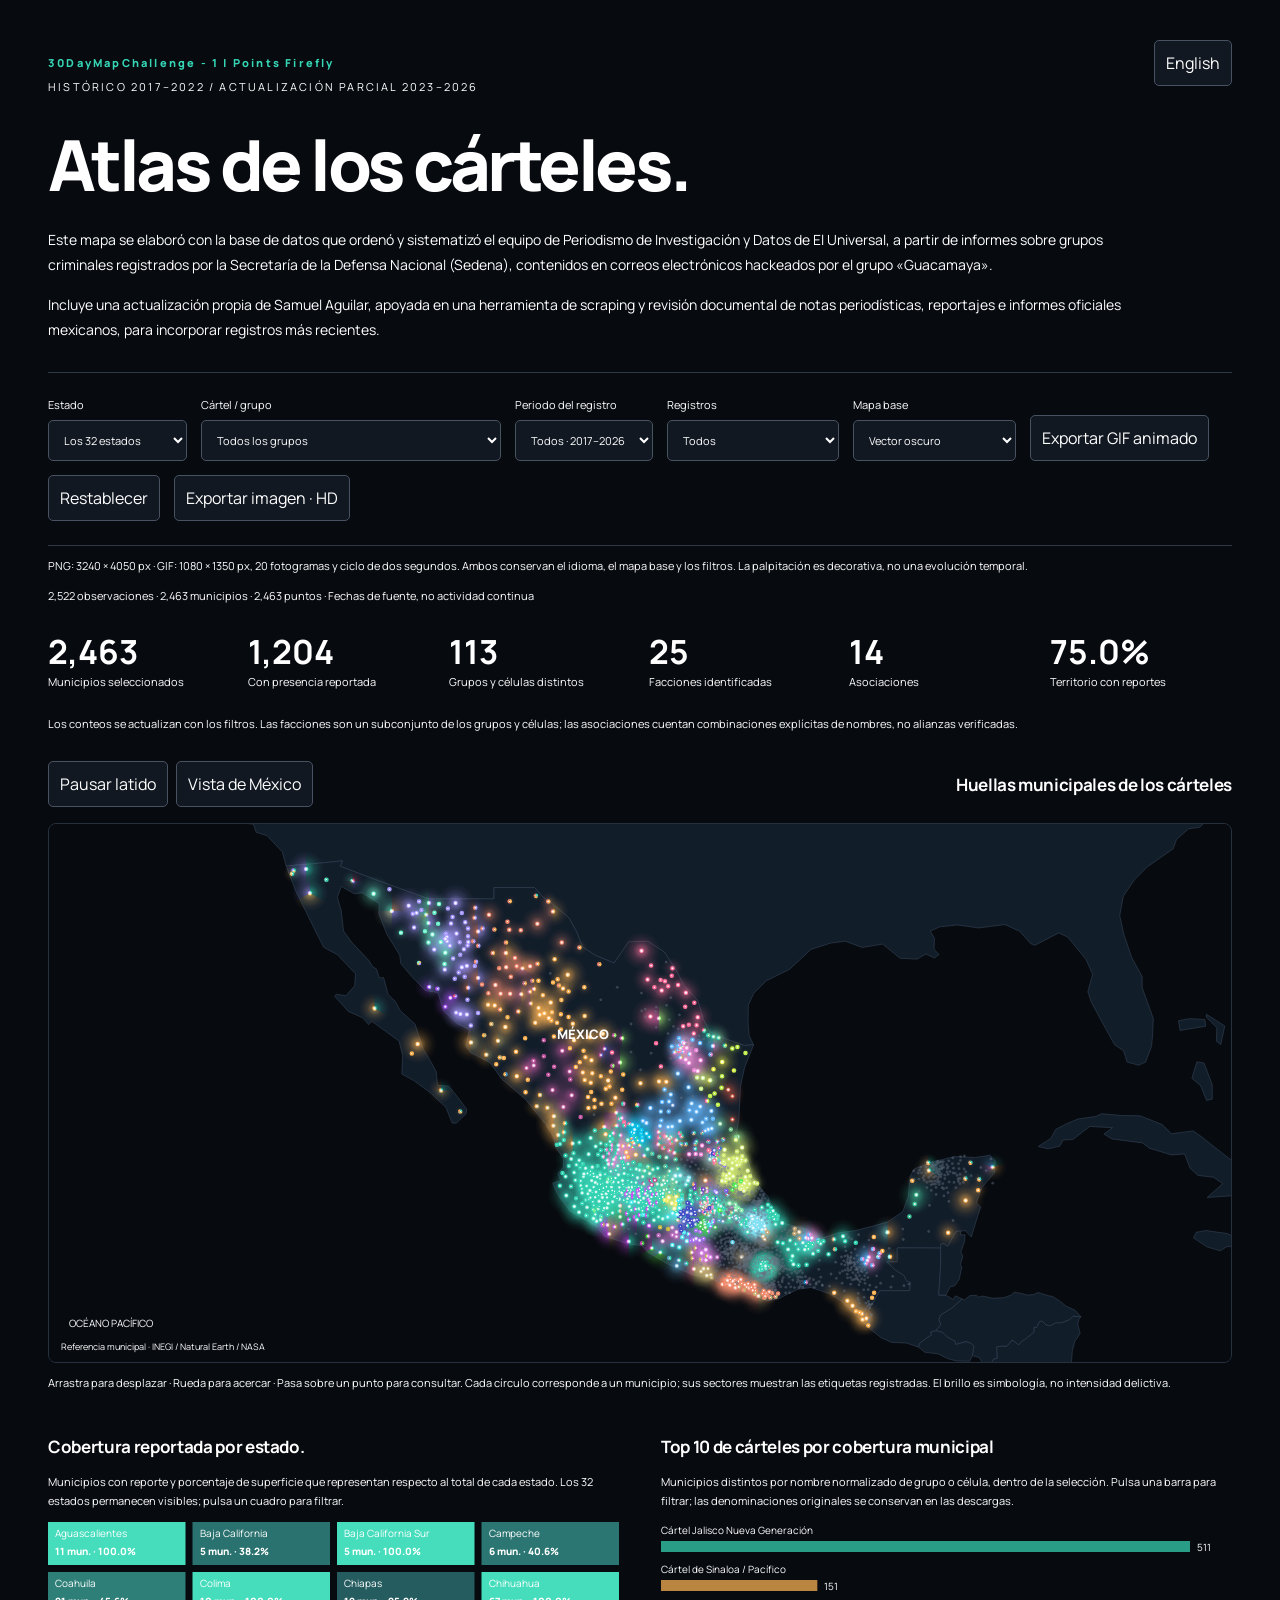
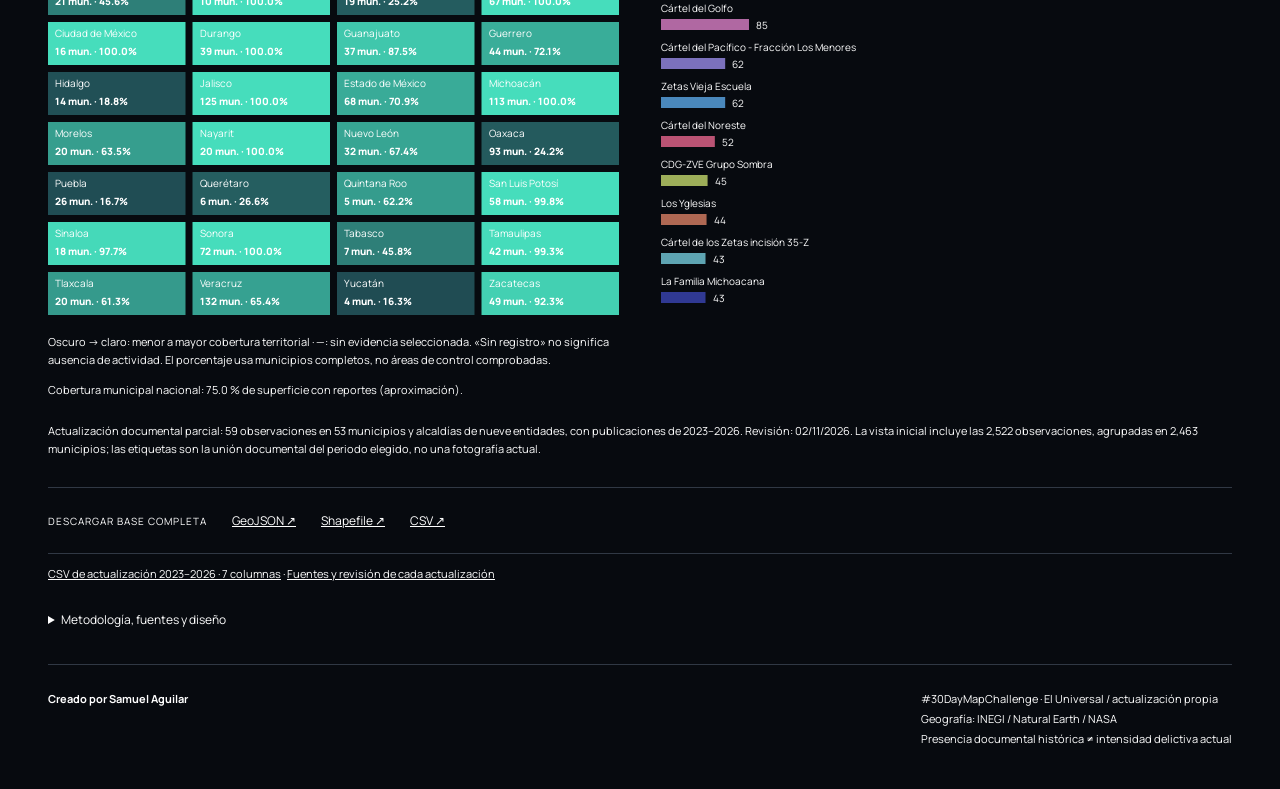
<file: 1-Points/index.html>
<!doctype html><html lang="es"><head><meta charset="utf-8"><meta name="viewport" content="width=device-width,initial-scale=1"><title>Atlas de los cárteles | Samuel Aguilar</title><link rel="preconnect" href="https://fonts.googleapis.com"><link href="https://fonts.googleapis.com/css2?family=Manrope:wght@400;600;800&display=swap" rel="stylesheet"><link rel="stylesheet" href="style.css"></head><body><main><header><div class="topline"><p class="eyebrow"><span class="challenge">30DayMapChallenge - 1 | Points Firefly</span><br><span data-i18n="history" >HISTÓRICO 2017–2022 / ACTUALIZACIÓN PARCIAL 2023–2026</span></p><button id="language" type="button" aria-label="Change interface language">English</button></div><h1 data-i18n="title" >Atlas de los cárteles.</h1><p data-i18n="desc1" class="intro">Este mapa se elaboró con la base de datos que ordenó y sistematizó el equipo de Periodismo de Investigación y Datos de El Universal, a partir de informes sobre grupos criminales registrados por la Secretaría de la Defensa Nacional (Sedena), contenidos en correos electrónicos hackeados por el grupo «Guacamaya».</p><p data-i18n="desc2" class="intro">Incluye una actualización propia de Samuel Aguilar, apoyada en una herramienta de scraping y revisión documental de notas periodísticas, reportajes e informes oficiales mexicanos, para incorporar registros más recientes.</p></header><form id="filters"><label><span data-i18n="state" >Estado</span><select id="state"><option data-i18n="allStates" value="">Los 32 estados</option></select></label><label><span data-i18n="group" >Cártel / grupo</span><select id="group"><option data-i18n="allGroups" value="">Todos los grupos</option></select></label><label><span data-i18n="year" >Periodo del registro</span><select id="year"><option data-i18n="allYears" value="">Todos · 2017–2026</option></select></label><label><span data-i18n="records" >Registros</span><select id="presence"><option data-i18n="all" value="all">Todos</option><option data-i18n="yes" value="yes">Con presencia reportada</option><option data-i18n="no" value="no">Sin registro</option></select></label><label><span data-i18n="basemap" >Mapa base</span><select id="basemap"><option data-i18n="vector" value="vector">Vector oscuro</option><option data-i18n="relief" value="relief">Relieve satelital oscuro</option></select></label><button data-i18n="gif" id="gif" type="button">Exportar GIF animado</button><button data-i18n="reset" id="reset" type="button">Restablecer</button><button data-i18n="png" id="image" type="button">Exportar imagen · HD</button></form><p data-i18n="exportNote" class="caption">PNG: 3240 × 4050 px · GIF: 1080 × 1350 px, 20 fotogramas y ciclo de dos segundos. Ambos conservan el idioma, el mapa base y los filtros. La palpitación es decorativa, no una evolución temporal.</p><p data-i18n="loading" id="status" role="status">Cargando datos…</p><div class="stats"><div><strong id="municipalities">—</strong><span data-i18n="municipalities" >Municipios seleccionados</span></div><div><strong id="reported">—</strong><span data-i18n="reported" >Con presencia reportada</span></div><div><strong id="groups">—</strong><span data-i18n="groups" >Grupos y células distintos</span></div><div><strong id="factions">—</strong><span data-i18n="factions" >Facciones identificadas</span></div><div><strong id="associations">—</strong><span data-i18n="associations" >Asociaciones</span></div><div><strong id="territory">—</strong><span data-i18n="territory" >Territorio con reportes</span></div></div><p data-i18n="statNote" class="caption">Los conteos se actualizan con los filtros. Las facciones son un subconjunto de los grupos y células; las asociaciones cuentan combinaciones explícitas de nombres, no alianzas verificadas.</p><section class="mapsection"><div class="sectionhead"><h2 data-i18n="mapTitle" >Huellas municipales de los cárteles</h2><div class="map-actions"><button data-i18n="pause" id="pause" type="button">Pausar latido</button><button data-i18n="extent" id="extent" type="button">Vista de México</button></div></div><canvas id="map" data-i18n-aria="mapAria" aria-label="Mapa interactivo de puntos municipales"></canvas><div id="tooltip" role="tooltip" hidden></div><p data-i18n="mapNote" class="caption">Arrastra para desplazar · Rueda para acercar · Pasa sobre un punto para consultar. Cada círculo corresponde a un municipio; sus sectores muestran las etiquetas registradas. El brillo es simbología, no intensidad delictiva.</p></section><div class="charts"><section><h2 data-i18n="heatTitle" >Cobertura reportada por estado.</h2><p data-i18n="heatNote" class="caption">Municipios con reporte y porcentaje de superficie que representan respecto al total de cada estado. Los 32 estados permanecen visibles; pulsa un cuadro para filtrar.</p><canvas id="heat" data-i18n-aria="heatAria" aria-label="Heatmap de cobertura de los 32 estados"></canvas><p data-i18n="heatLegend" class="caption">Oscuro → claro: menor a mayor cobertura territorial · —: sin evidencia seleccionada. «Sin registro» no significa ausencia de actividad. El porcentaje usa municipios completos, no áreas de control comprobadas.</p><p id="national-area" class="caption"></p></section><section><h2 data-i18n="barTitle" >Top 10 de cárteles por cobertura municipal</h2><p data-i18n="barNote" class="caption">Municipios distintos por nombre normalizado de grupo o célula, dentro de la selección. Pulsa una barra para filtrar; las denominaciones originales se conservan en las descargas.</p><canvas id="bars" data-i18n-aria="barsAria" aria-label="Diez grupos con mayor cobertura municipal"></canvas></section></div><p data-i18n="partial" class="caption">Actualización documental parcial: 59 observaciones en 53 municipios y alcaldías de nueve entidades, con publicaciones de 2023–2026. Revisión: 02/11/2026. La vista inicial incluye las 2,522 observaciones, agrupadas en 2,463 municipios; las etiquetas son la unión documental del periodo elegido, no una fotografía actual.</p><nav class="downloads"><span data-i18n="download" >DESCARGAR BASE COMPLETA</span><a href="data/carteles.geojson" download>GeoJSON ↗</a><a href="data/carteles_shapefile.zip" download>Shapefile ↗</a><a href="data/carteles.csv" download>CSV ↗</a></nav><p class="caption"><a data-i18n="csvUpdate" href="data/actualizacion_2023_2026.csv" download>CSV de actualización 2023–2026 · 7 columnas</a> · <a data-i18n="sources" href="data/evidencias.json" download>Fuentes y revisión de cada actualización</a></p><details><summary data-i18n="method" >Metodología, fuentes y diseño</summary><p data-i18n="methodSource" >BaseCarteles.xlsx, elaborada por el equipo de Periodismo de Investigación y Datos de El Universal, que solicitó acceso a miles de correos electrónicos hackeados a la Secretaría de la Defensa Nacional (Sedena) por el autodenominado grupo «Guacamaya», y sistematizó y ordenó la información. <a href="https://interactivos.eluniversal.com.mx/2023/mapa-crimen-organizado/">Fuente original y metodología de El Universal</a>. Se conservan los textos y las fechas del histórico 2017–2022.</p><p data-i18n="methodUpdate" >La actualización propia de Samuel Aguilar incorpora 59 observaciones documentales de 2023–2026. Las fuentes, el tipo de evidencia y la revisión por registro se conservan en evidencias.json. Fecha corresponde a la publicación de cada nuevo reporte, no al inicio o fin de la presencia. No es monitoreo en tiempo real ni cobertura nacional completa.</p><p data-i18n="methodGeo" >Georreferencia: punto interior de cada municipio a partir del Marco Geoestadístico INEGI, diciembre de 2025 (EPSG:6365). No indica una ubicación operativa. Los límites actuales pueden diferir de los históricos. Las observaciones se agrupan por clave municipal dentro de los filtros para evitar duplicar municipios.</p><p data-i18n="methodArea" >Cobertura territorial aproximada: suma de la superficie de municipios con algún reporte, dividida entre la superficie municipal total de cada estado o del país. Se calculan áreas esféricas sobre los polígonos INEGI 2025; se incluyen los 2,478 polígonos municipales disponibles como denominador. El acumulado sin filtros resulta en 75.0 %. Esto no demuestra control criminal sobre toda esa superficie; es una medida de cobertura documental municipal.</p><p data-i18n="methodTax" >Conteo de nombres: clasificacion.json documenta la normalización de variantes y abreviaturas, los alias ambiguos conservados y las menciones de varios grupos. Se excluyen denominaciones genéricas como «Independiente» y «No identificado» del conteo de grupos distintos. Las facciones son un subconjunto, no se suman al total. Las asociaciones corresponden a combinaciones explícitas en el nombre; no se interpreta la simple coexistencia municipal como alianza. No es un censo validado de organizaciones únicas.</p><p data-i18n="methodDesign" >Paleta categórica estable y escala secuencial para porcentajes, siguiendo <a href="https://colorbrewer2.org/learnmore/schemes_full.html">ColorBrewer / Cynthia Brewer</a>. Acento verde azulado inspirado en <a href="https://www.wgsn.com/es/blog/color-del-ano-2026-verde-azulado-transformador">WGSN y Coloro 2026</a>. Tipografía Manrope; títulos blancos en negrita. Las denominaciones propias de los grupos se conservan en español al cambiar de idioma.</p><p data-i18n="methodFirefly" >Firefly se inspira en <a href="https://www.esri.com/arcgis-blog/products/mapping/mapping/whats-new-in-arcgis-online-firefly">John Nelson / Esri</a>. La palpitación no representa intensidad ni cambios temporales; su superposición no constituye un análisis de densidad. Las barras tienen 28 % de transparencia.</p><p data-i18n="methodBase" >Mapa vectorial: <a href="https://www.naturalearthdata.com/downloads/110m-cultural-vectors/">Natural Earth</a>. Relieve: <a href="https://science.nasa.gov/earth/earth-observatory/blue-marble-next-generation/base-topography-bathymetry/">NASA Blue Marble Next Generation</a>, mosaico de 2004 con topografía y batimetría, reproyectado y oscurecido. No es una imagen satelital actual; su resolución es limitada a escala urbana. Referencia municipal: <a href="https://www.inegi.org.mx/servicios/catalogounico/">INEGI</a>.</p><p id="quality"></p></details><footer><strong data-i18n="creator" >Creado por Samuel Aguilar</strong><div><span data-i18n="credits" >#30DayMapChallenge · El Universal / actualización propia<br>Geografía: INEGI / Natural Earth / NASA</span><br><span data-i18n="warning" >Presencia documental histórica ≠ intensidad delictiva actual</span></div></footer></main><script src="i18n.js"></script><script src="app.js"></script></body></html>
</file>
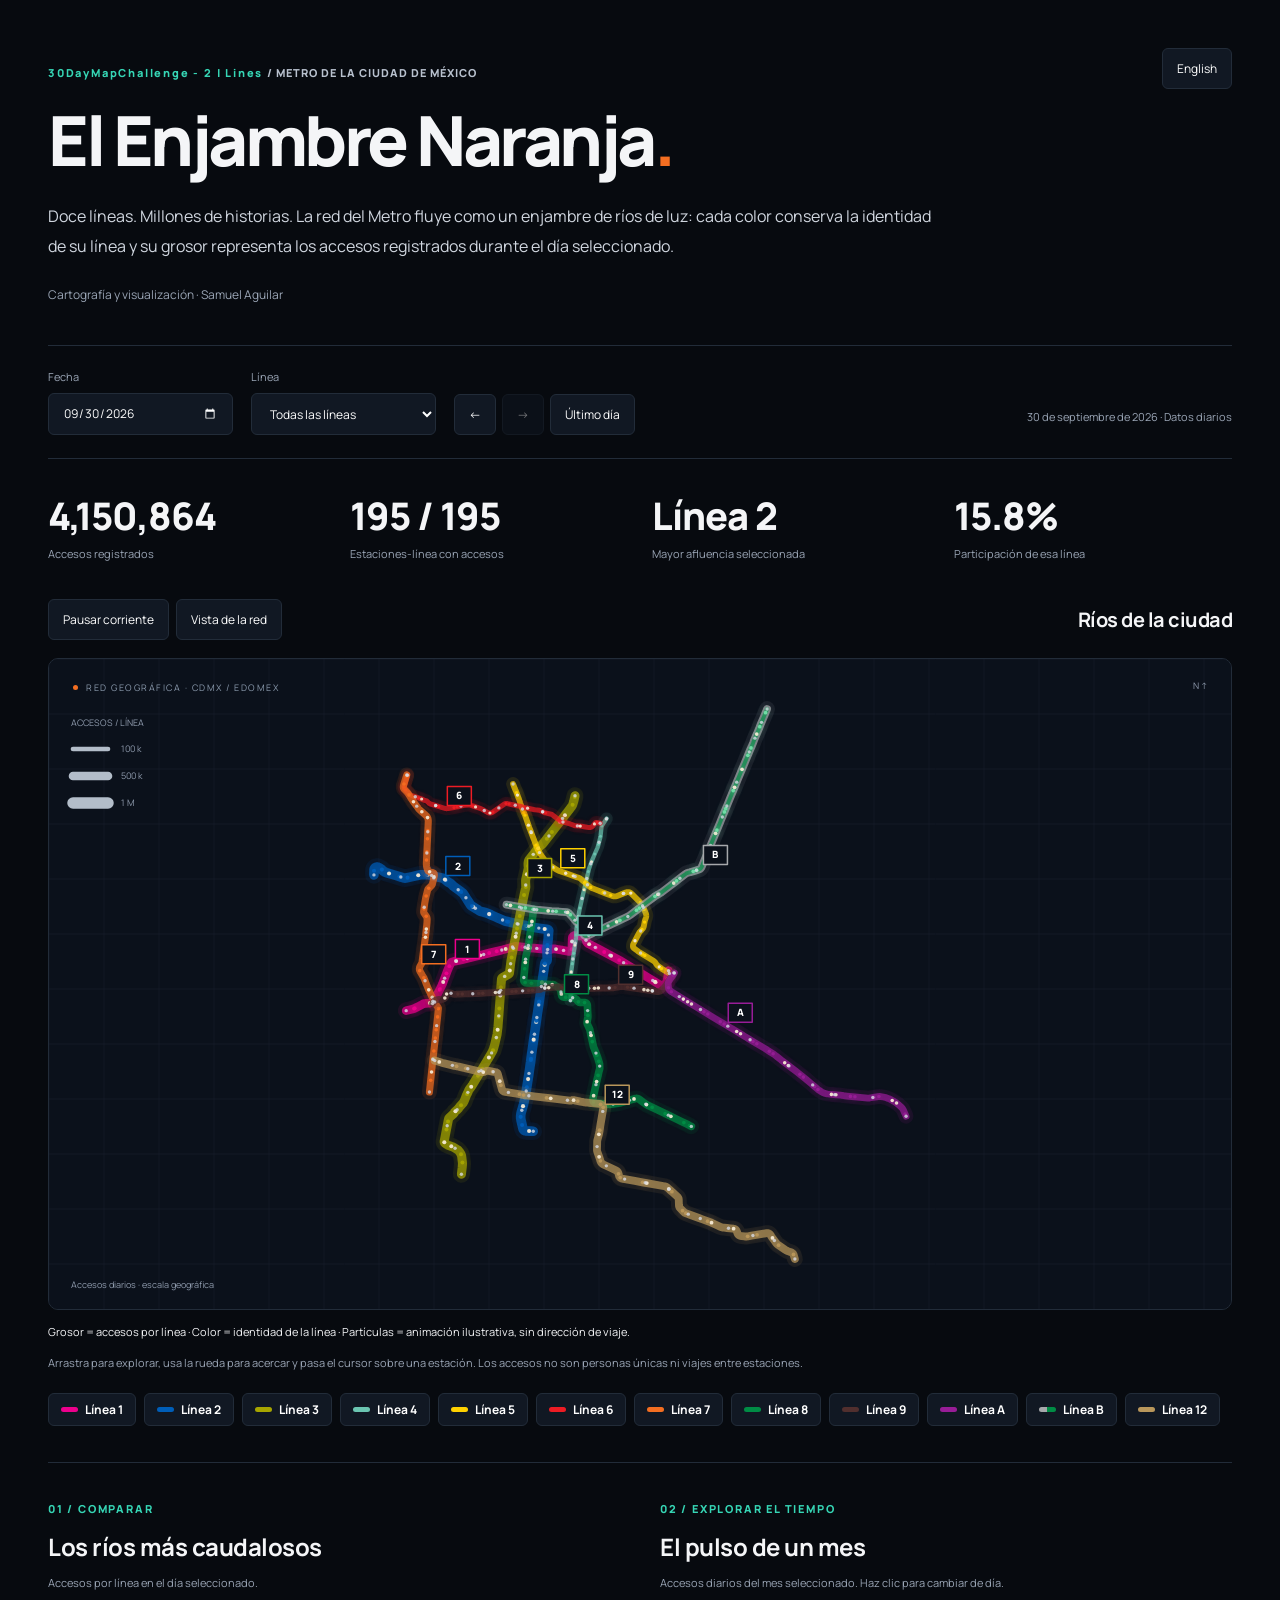
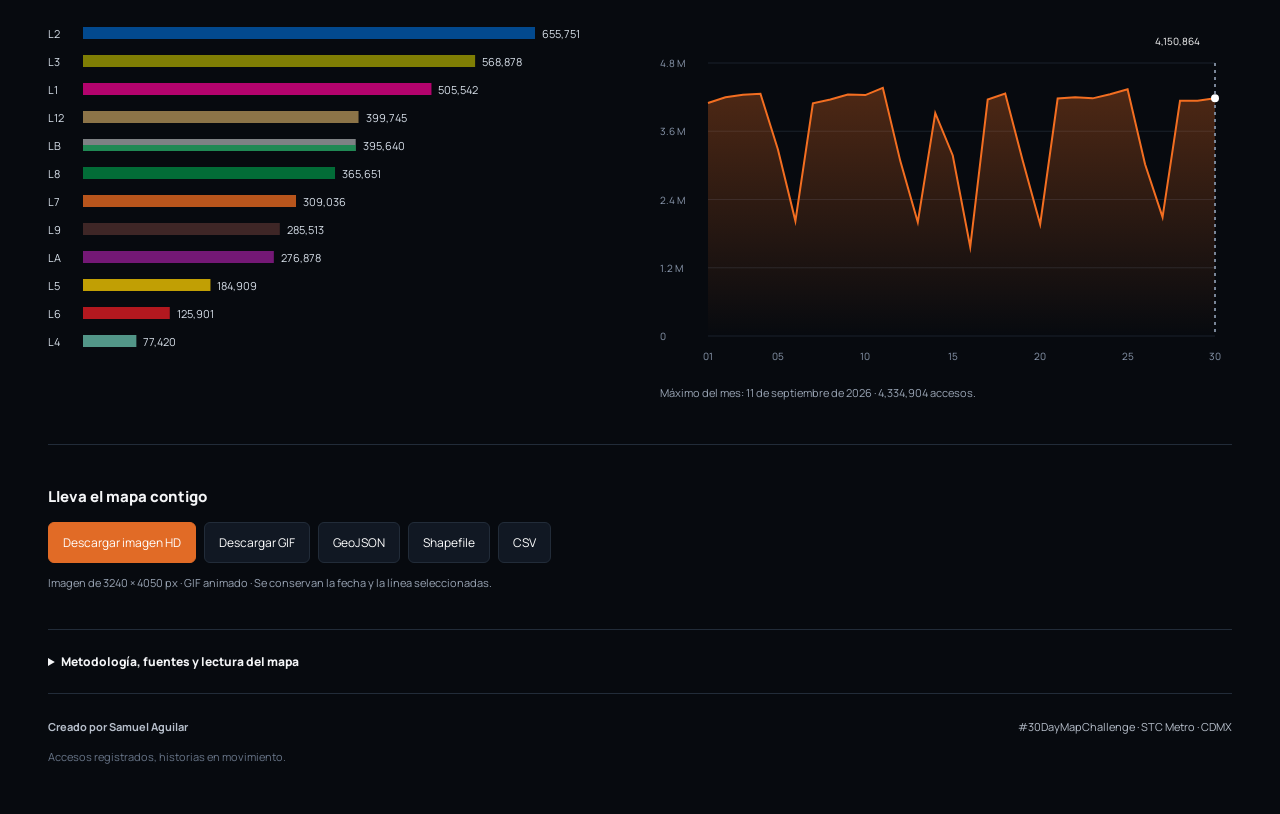
<file: 2 - Lines/index.html>
<!doctype html><html lang="es"><head><meta charset="utf-8"><meta name="viewport" content="width=device-width,initial-scale=1"><meta name="theme-color" content="#070a0f"><title>El Enjambre Naranja · Samuel Aguilar</title><meta name="description" content="Un atlas animado de las líneas y los accesos al Metro de la Ciudad de México."><link rel="stylesheet" href="style.css"></head><body><main>
<header><button id="lang" class="language">English</button><p class="eyebrow">30DayMapChallenge - 2 | Lines <span data-t="edition">/ METRO DE LA CIUDAD DE MÉXICO</span></p><h1>El Enjambre Naranja<span>.</span></h1><p class="intro" data-t="intro">Doce líneas. Millones de historias. La red del Metro fluye como un enjambre de ríos de luz: cada color conserva la identidad de su línea y su grosor representa los accesos registrados durante el día seleccionado.</p><p class="byline" data-t="byline">Cartografía y visualización · Samuel Aguilar</p></header>
<section class="filters" aria-label="Filtros"><label><span data-t="date">Fecha</span><input id="date" type="date" disabled></label><label><span data-t="line">Línea</span><select id="line" disabled><option value="all">Todas las líneas</option></select></label><div class="date-nav"><button id="prev" aria-label="Día anterior">←</button><button id="next" aria-label="Día siguiente">→</button><button id="latest" data-t="latest">Último día</button></div><p id="status" role="status" data-t="loading">Preparando la red…</p></section>
<section class="stats" id="stats" aria-live="polite"></section>
<section class="map-panel"><div class="map-heading"><div class="tools"><button id="pause" data-t="pause">Pausar corriente</button><button id="fit" data-t="fit">Vista de la red</button></div><h2 data-t="mapTitle">Ríos de la ciudad</h2></div><div class="map-wrap"><canvas id="map" aria-label="Mapa de líneas del Metro. Los datos también están disponibles en las gráficas y las descargas."></canvas><div id="tooltip" role="status" hidden></div><div class="map-tag"><span class="live-dot"></span><span data-t="mapTag">RED GEOGRÁFICA · CDMX / EDOMEX</span></div></div><div class="map-notes"><p data-t="encoding">Grosor = accesos por línea · Color = identidad de la línea · Partículas = animación ilustrativa, sin dirección de viaje.</p><p class="muted" data-t="hint">Arrastra para explorar, usa la rueda para acercar y pasa el cursor sobre una estación. Los accesos no son personas únicas ni viajes entre estaciones.</p></div><div id="legend" class="legend" aria-label="Leyenda de líneas"></div></section>
<section class="charts"><article><div class="chart-heading"><p class="eyebrow" data-t="compare">01 / COMPARAR</p><h2 data-t="rankTitle">Los ríos más caudalosos</h2><p data-t="rankNote">Accesos por línea en el día seleccionado.</p></div><canvas id="bars" aria-label="Gráfica de accesos por línea"></canvas><div id="barText" class="sr-only"></div></article><article><div class="chart-heading"><p class="eyebrow" data-t="time">02 / EXPLORAR EL TIEMPO</p><h2 data-t="trendTitle">El pulso de un mes</h2><p data-t="trendNote">Accesos diarios del mes seleccionado. Haz clic para cambiar de día.</p></div><canvas id="trend" aria-label="Serie diaria de accesos del mes seleccionado"></canvas><p id="trendSummary" class="chart-caption"></p></article></section>
<section class="downloads"><p data-t="exportLabel">Lleva el mapa contigo</p><div><button id="png" class="primary" data-t="png">Descargar imagen HD</button><button id="gif" data-t="gif">Descargar GIF</button><button id="geojson">GeoJSON</button><button id="shp">Shapefile</button><button id="csv">CSV</button></div><p class="muted" id="exportStatus" role="status" data-t="exportNote">Imagen de 3240 × 4050 px · GIF animado · Se conservan la fecha y la línea seleccionadas.</p></section>
<details><summary data-t="methodTitle">Metodología, fuentes y lectura del mapa</summary><div class="method"><p data-t="method1">Fuente de afluencia: afluenciastc_desglosado_09_2026.csv, archivo proporcionado por el usuario. Se suman Boleto, Prepago y Gratuidad por fecha, línea y estación; no se suman los días entre sí para el mapa. El historial abarca del 01/01/2021 al 30/09/2026.</p><p data-t="method2">Geometría: stc_metro.zip, proporcionado por el usuario: 12 líneas y 195 combinaciones de estación y línea. Los trazos se convierten de WGS84 / UTM 14N (EPSG:32614) a WGS84 geográfico (EPSG:4326); las estaciones ya están en coordenadas geográficas, aunque el nombre del archivo diga UTM. Las coincidencias se verifican por línea y nombre normalizado, con equivalencias explícitas para Mixiuhca/Mixhiuca y Niños Héroes/Poder Judicial CDMX.</p><p data-t="method3">El ancho de cada línea sigue una escala de raíz cuadrada con referencia fija al máximo diario de todo el historial. La escala no cambia al filtrar. La línea B conserva su identidad gris y verde. Los colores se ajustan visualmente al mapa oficial proporcionado; no constituyen una especificación cromática institucional.</p><p data-t="method4">El movimiento recorre ambos sentidos con velocidad visual constante. La cantidad de partículas y el grosor comunican accesos agregados por línea, no ocupación de trenes, capacidad, dirección, velocidad de servicio ni flujos por tramo. Cada línea recibe un ancho uniforme porque no se cuenta con datos origen-destino.</p><p data-t="method5">Un cero significa cero registrado, no confirma por sí mismo un cierre. Los accesos de una estación de transbordo se mantienen separados por línea. El mapa muestra la infraestructura de los shapes suministrados; no representa la disponibilidad operativa de cada fecha. CETRAM no se incorpora a los conteos porque corresponde a otro universo de datos.</p><p data-t="method6">Referencia visual: mapa-mi-cdmx-stc160522-2.pdf, mapa oficial de Movilidad Integrada proporcionado por el usuario (2022). No se extraen coordenadas del plano esquemático. No se consultó ni verificó una URL de descarga original de los archivos.</p><p><a href="data/validacion.json" data-t="audit">Consultar la validación de datos</a> · <a href="data/red.geojson" data-t="network">Red original convertida a GeoJSON</a></p></div></details>
<footer><strong data-t="credit">Creado por Samuel Aguilar</strong><span>#30DayMapChallenge · STC Metro · CDMX</span><p data-t="footer">Accesos registrados, historias en movimiento.</p></footer></main><script type="module" src="app.js"></script></body></html>
</file>
<file: 1-Points/style.css>
*{box-sizing:border-box}body{margin:0;background:#070a0f;color:white;font-family:Manrope,Arial,sans-serif}main{max-width:1500px;margin:auto;padding:40px 48px}.eyebrow{font-size:11px;letter-spacing:.2em;color:white}h1{font-size:clamp(38px,5.5vw,76px);line-height:1.05;letter-spacing:-.05em;margin:25px 0;font-weight:800}h1 span{color:#36d6b5}.intro{max-width:760px;line-height:1.8;font-size:14px}form{display:flex;gap:14px;flex-wrap:wrap;align-items:end;padding:24px 0;border-block:1px solid #303844;margin-top:30px}label{display:grid;gap:8px;font-size:11px}select,button{font:inherit;color:#fff;background:#111822;border:1px solid #485261;border-radius:5px;padding:11px;cursor:pointer;color-scheme:dark}select{max-width:300px}button:hover,a:hover{filter:brightness(1.3)}.primary{background:#145d53;border-color:#36d6b5}#status,.caption{font-size:11px;line-height:1.7}.stats{display:flex;gap:70px;margin:26px 0 32px}.stats strong{display:block;font-size:36px}.stats span{font-size:11px}.sectionhead{display:flex;justify-content:space-between;align-items:center}h2{font-size:17px;letter-spacing:-.02em}canvas{width:100%;display:block}#map{height:540px;background:#090f18;cursor:grab;border:1px solid #27313e;border-radius:8px}#heat{height:400px}#bars{height:400px}.charts{display:grid;grid-template-columns:1fr 1fr;gap:42px;margin-top:28px}.downloads{display:flex;gap:25px;align-items:center;border-block:1px solid #303844;padding:24px 0;margin-top:28px;font-size:12px}.downloads span{font-size:10px;letter-spacing:.1em}a{color:#fff}details{font-size:12px;line-height:1.8;margin-top:25px}summary{cursor:pointer}footer{margin-top:34px;border-top:1px solid #303844;padding-top:24px;display:flex;justify-content:space-between;font-size:11px;line-height:1.8}#tooltip{position:fixed;max-width:380px;background:#101822;border:1px solid #596779;padding:14px;font-size:12px;line-height:1.6;pointer-events:none;z-index:5;box-shadow:0 8px 24px #0008}button:focus-visible,select:focus-visible,a:focus-visible{outline:2px solid #36d6b5;outline-offset:4px}@media(max-width:800px){main{padding:25px 18px}.charts{grid-template-columns:1fr;gap:16px}.stats{gap:22px}.stats strong{font-size:28px}#map{height:430px}.downloads{flex-wrap:wrap}footer{flex-direction:column;gap:16px}}
.topline{display:flex;gap:20px;align-items:flex-start;justify-content:space-between}.eyebrow{line-height:2.2}.challenge{color:#36d6b5;font-weight:800}.intro{max-width:1080px}.stats{flex-wrap:wrap;gap:28px 38px}.stats>div{max-width:185px}.stats strong{font-size:32px}.sectionhead{justify-content:flex-start;align-items:flex-start;flex-direction:column;gap:14px;margin:28px 0 16px}.map-actions{display:flex;gap:8px;justify-content:flex-start}.charts h2{min-height:24px}#language{white-space:nowrap}h1{margin-top:18px}.stats span{display:block;line-height:1.5}
/* Six balanced indicators on desktop; readable rows on smaller screens. */
.stats{display:grid;grid-template-columns:repeat(6,minmax(0,1fr));gap:18px;margin:26px 0 24px}.stats>div{max-width:none;min-width:0}.stats strong{font-size:clamp(28px,2.6vw,36px);line-height:1.25}.stats span{font-size:11px;white-space:nowrap;line-height:1.6}
.sectionhead{flex-direction:row;justify-content:space-between;align-items:center;gap:18px}.sectionhead h2{order:2;text-align:right;margin:0}.map-actions{order:1;flex-shrink:0}
@media(max-width:1000px){.stats{grid-template-columns:repeat(3,minmax(0,1fr));gap:22px 18px}}
@media(max-width:600px){.stats{grid-template-columns:repeat(2,minmax(0,1fr));gap:20px 14px}.stats span{font-size:10px;white-space:normal}.sectionhead{flex-direction:column;align-items:flex-start;gap:12px}.sectionhead h2{text-align:left}.map-actions{flex-wrap:wrap}.topline{gap:10px}.eyebrow{font-size:9px;letter-spacing:.12em}#filters select{max-width:100%;width:100%}#filters label{min-width:0;flex:1 1 140px}.downloads{gap:14px}#tooltip{max-width:calc(100vw - 24px)}}

#map{touch-action:none}
</file>
<file: 2 - Lines/style.css>
@import url('https://fonts.googleapis.com/css2?family=Manrope:wght@400;500;600;700;800&display=swap');
:root{color-scheme:dark;--bg:#070a0f;--panel:#0d121b;--text:#f4f5f7;--muted:#9aa5b5;--green:#36d6b5;--orange:#f36e21;--border:#222c39}*{box-sizing:border-box}body{margin:0;background:var(--bg);color:var(--text);font-family:Manrope,Arial,sans-serif}main{max-width:1500px;margin:auto;padding:40px 48px}header{position:relative;padding:12px 0 30px}.eyebrow{font-size:11px;font-weight:800;letter-spacing:1.8px;color:var(--green);line-height:1.8}.eyebrow span{color:#b8c1ce;letter-spacing:1px}header>.eyebrow{padding-right:95px}h1{font-size:clamp(40px,5.4vw,78px);line-height:1.08;letter-spacing:-3.5px;margin:20px 0 25px;font-weight:800}h1 span{color:var(--orange)}.intro{max-width:900px;font-size:16px;line-height:1.85;color:#d0d6df}.byline{font-size:12px;color:var(--muted);margin-top:24px}.language{position:absolute;right:0;top:8px}button,select,input{font:inherit;font-size:12px;border:1px solid var(--border);border-radius:6px;background:#111823;color:#fff;padding:11px 14px}button{cursor:pointer;transition:background .18s,border-color .18s}button:hover,button.active{border-color:#63847d;background:#192c2c}button:disabled{opacity:.45;cursor:wait}button:focus-visible,input:focus-visible,select:focus-visible{outline:2px solid var(--green);outline-offset:3px}.filters{display:flex;align-items:end;gap:18px;border-top:1px solid var(--border);border-bottom:1px solid var(--border);padding:23px 0;flex-wrap:wrap}label{display:flex;flex-direction:column;gap:9px;font-size:11px;color:var(--muted);min-width:185px}select,input{height:42px}.date-nav{display:flex;gap:6px}.filters p{font-size:11px;color:var(--muted);margin-left:auto;max-width:240px}.stats{display:grid;grid-template-columns:repeat(4,minmax(0,1fr));gap:24px;padding:30px 0 38px}.metric strong{display:block;font-size:clamp(24px,3vw,38px);font-weight:800;letter-spacing:-1px}.metric span{display:block;margin-top:5px;font-size:11px;color:var(--muted)}h2{font-size:20px;letter-spacing:-.5px;margin:0}.map-heading{display:flex;align-items:center;justify-content:space-between;gap:20px;padding:0 0 18px}.tools{display:flex;gap:7px}.map-wrap{position:relative;border:1px solid var(--border);border-radius:10px;overflow:hidden;background:var(--panel)}#map{width:100%;height:650px;display:block;touch-action:none;cursor:grab}.map-tag{position:absolute;top:22px;left:24px;pointer-events:none;display:flex;align-items:center;gap:8px;font-size:9px;letter-spacing:1.5px;color:#8b9aad}.live-dot{width:5px;height:5px;border-radius:50%;background:var(--orange)}#tooltip{position:absolute;background:#0a1019f5;border:1px solid #4e5b6b;border-radius:7px;padding:12px 15px;pointer-events:none;max-width:250px;font-size:12px;line-height:1.8;box-shadow:0 8px 25px #0007}#tooltip strong{display:block;color:#fff}#tooltip span{color:#b7c2cf}.map-notes p{font-size:11px;line-height:1.8;margin:12px 0 0}.muted{color:var(--muted);font-size:11px;line-height:1.7}.legend{display:flex;gap:8px;flex-wrap:wrap;margin:20px 0 36px}.legend button{padding:7px 12px;display:flex;align-items:center;gap:7px;font-weight:700}.swatch{width:17px;height:5px;display:inline-block;border-radius:3px}.charts{display:grid;grid-template-columns:1fr 1fr;gap:40px;border-top:1px solid var(--border);padding-top:25px}.chart-heading h2{font-size:24px}.chart-heading>p:last-child{font-size:11px;color:var(--muted);line-height:1.7;min-height:38px}.charts canvas{display:block;width:100%;height:350px}#trend{cursor:crosshair}.chart-caption{font-size:11px;color:var(--muted);line-height:1.7}.downloads{padding:26px 0;margin-top:30px;border-top:1px solid var(--border)}.downloads>p:first-child{font-size:15px;font-weight:800}.downloads>div{display:flex;gap:8px;flex-wrap:wrap}.primary{background:#e16b26;border-color:#e16b26}.primary:hover{background:#f0803d;border-color:#f0803d}details{border-top:1px solid var(--border);padding:23px 0}summary{cursor:pointer;font-size:12px;font-weight:800}.method{max-width:1040px}.method p{font-size:12px;line-height:1.9;color:#a8b2c1}.method a{color:var(--green)}footer{border-top:1px solid var(--border);padding:25px 0 10px;display:flex;justify-content:space-between;gap:15px;flex-wrap:wrap;font-size:11px;color:#b7bfcb}footer p{width:100%;color:#687588;margin:0}.sr-only{position:absolute;width:1px;height:1px;overflow:hidden;clip:rect(0,0,0,0)}@media(max-width:900px){main{padding:24px}.charts{gap:20px}.stats{gap:14px}#map{height:560px}}@media(max-width:680px){main{padding:18px}h1{letter-spacing:-1.8px}.eyebrow{font-size:9px}.eyebrow span{display:block}.intro{font-size:14px}.filters{gap:13px}.filters label{min-width:0;width:calc(50% - 7px)}.filters p{margin:0;max-width:none;width:100%}.stats{grid-template-columns:repeat(2,minmax(0,1fr));padding:24px 0}.map-heading{align-items:start;flex-direction:column;gap:16px}.map-heading h2{font-size:18px}#map{height:510px}.map-tag{font-size:8px;left:15px}.charts{grid-template-columns:1fr;gap:22px}.charts canvas{height:330px}.chart-heading>p:last-child{min-height:0}.map-notes p{font-size:10px}.legend{gap:6px}.legend button{font-size:10px;padding:7px 10px}.language{top:0;padding:8px 10px}}
@media print{body{background:#070a0f!important;print-color-adjust:exact}main{padding:0}.filters,.downloads,details,.language,.tools{display:none}#map{height:600px}.charts{grid-template-columns:1fr 1fr}footer{break-inside:avoid}}
</file>
